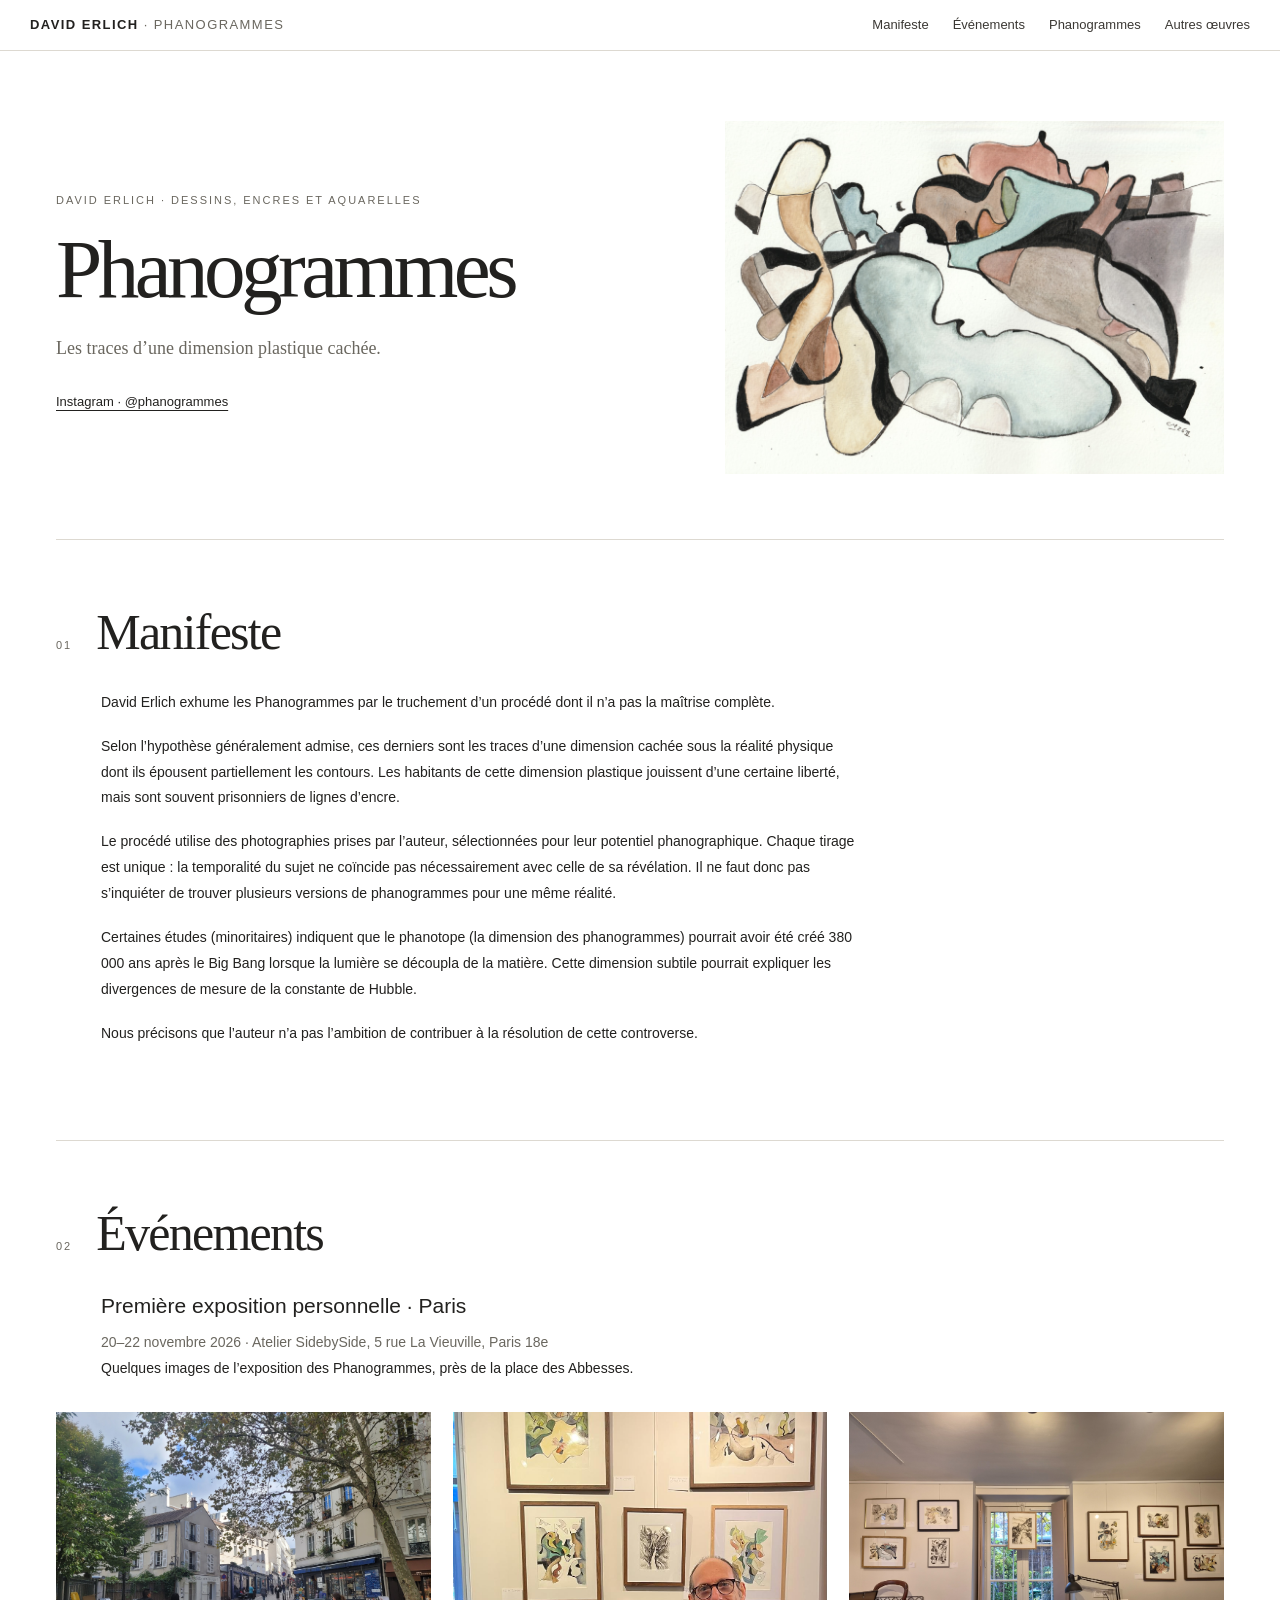
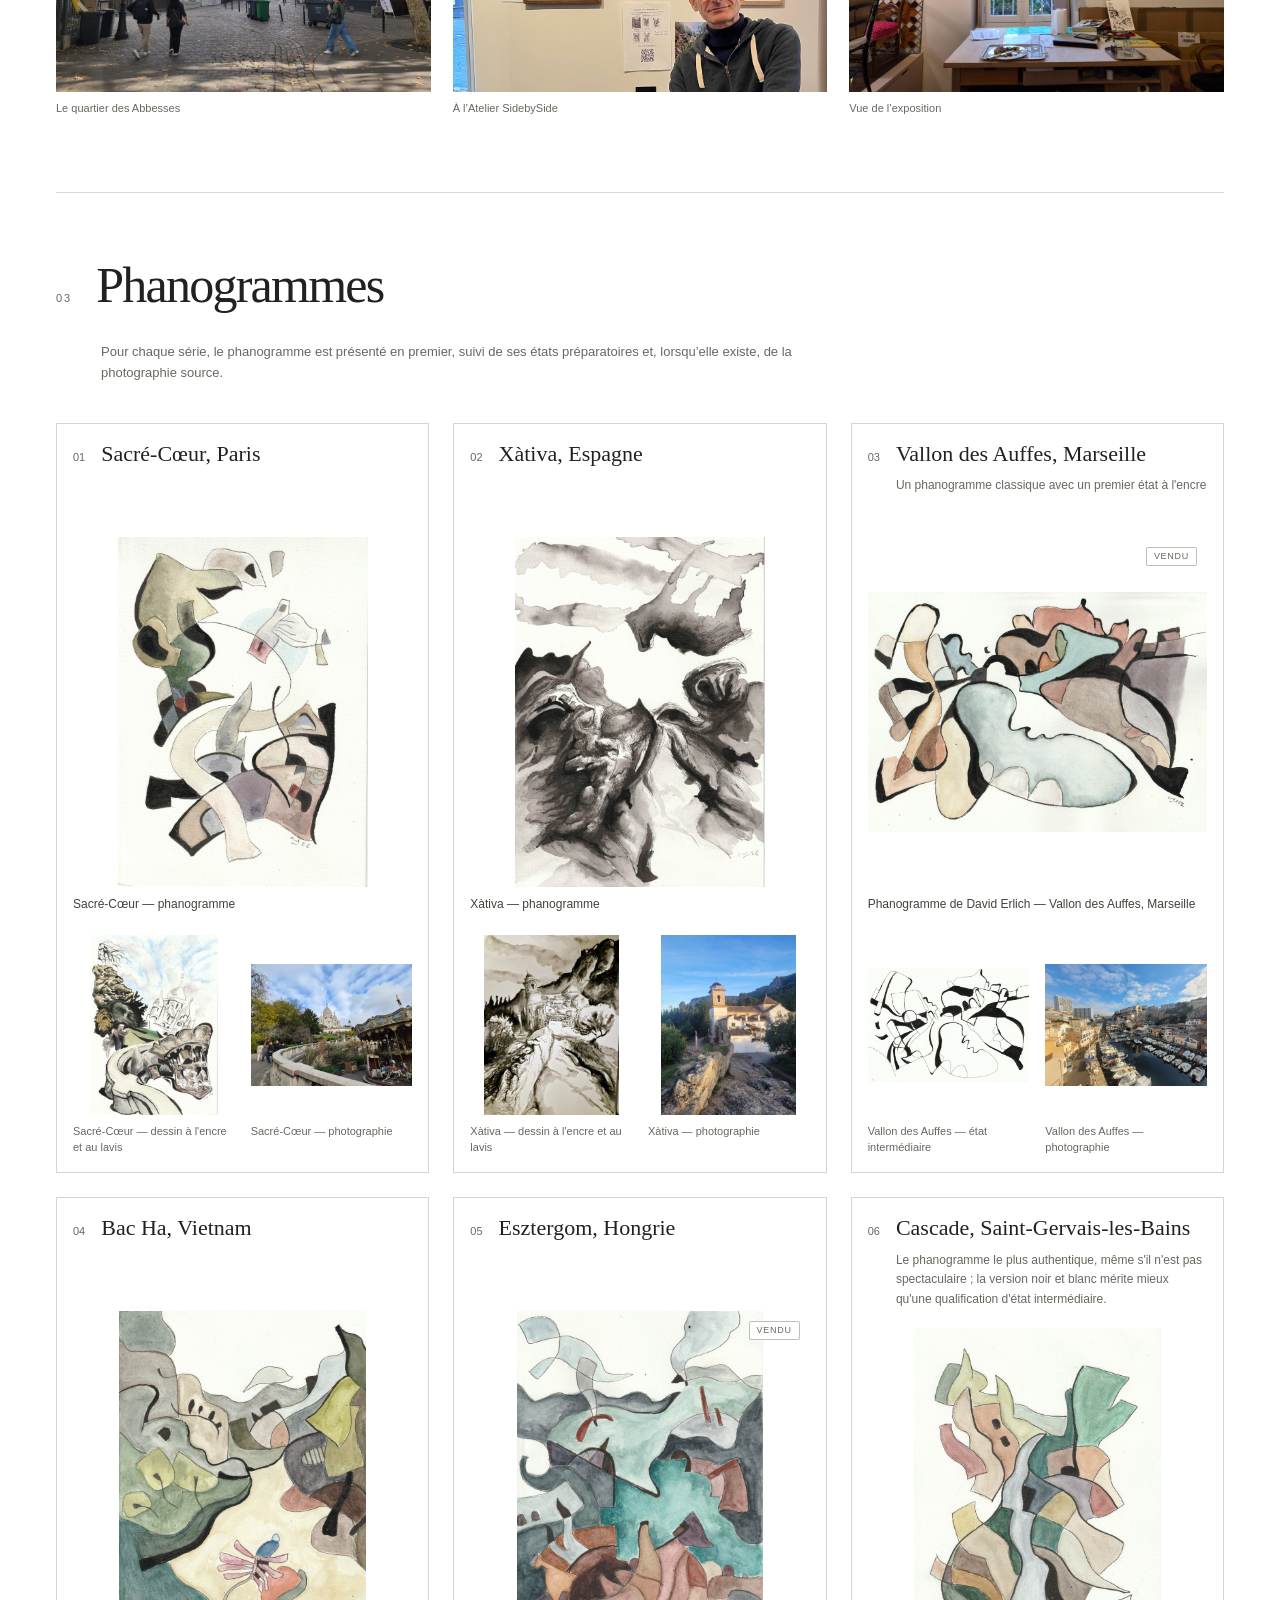
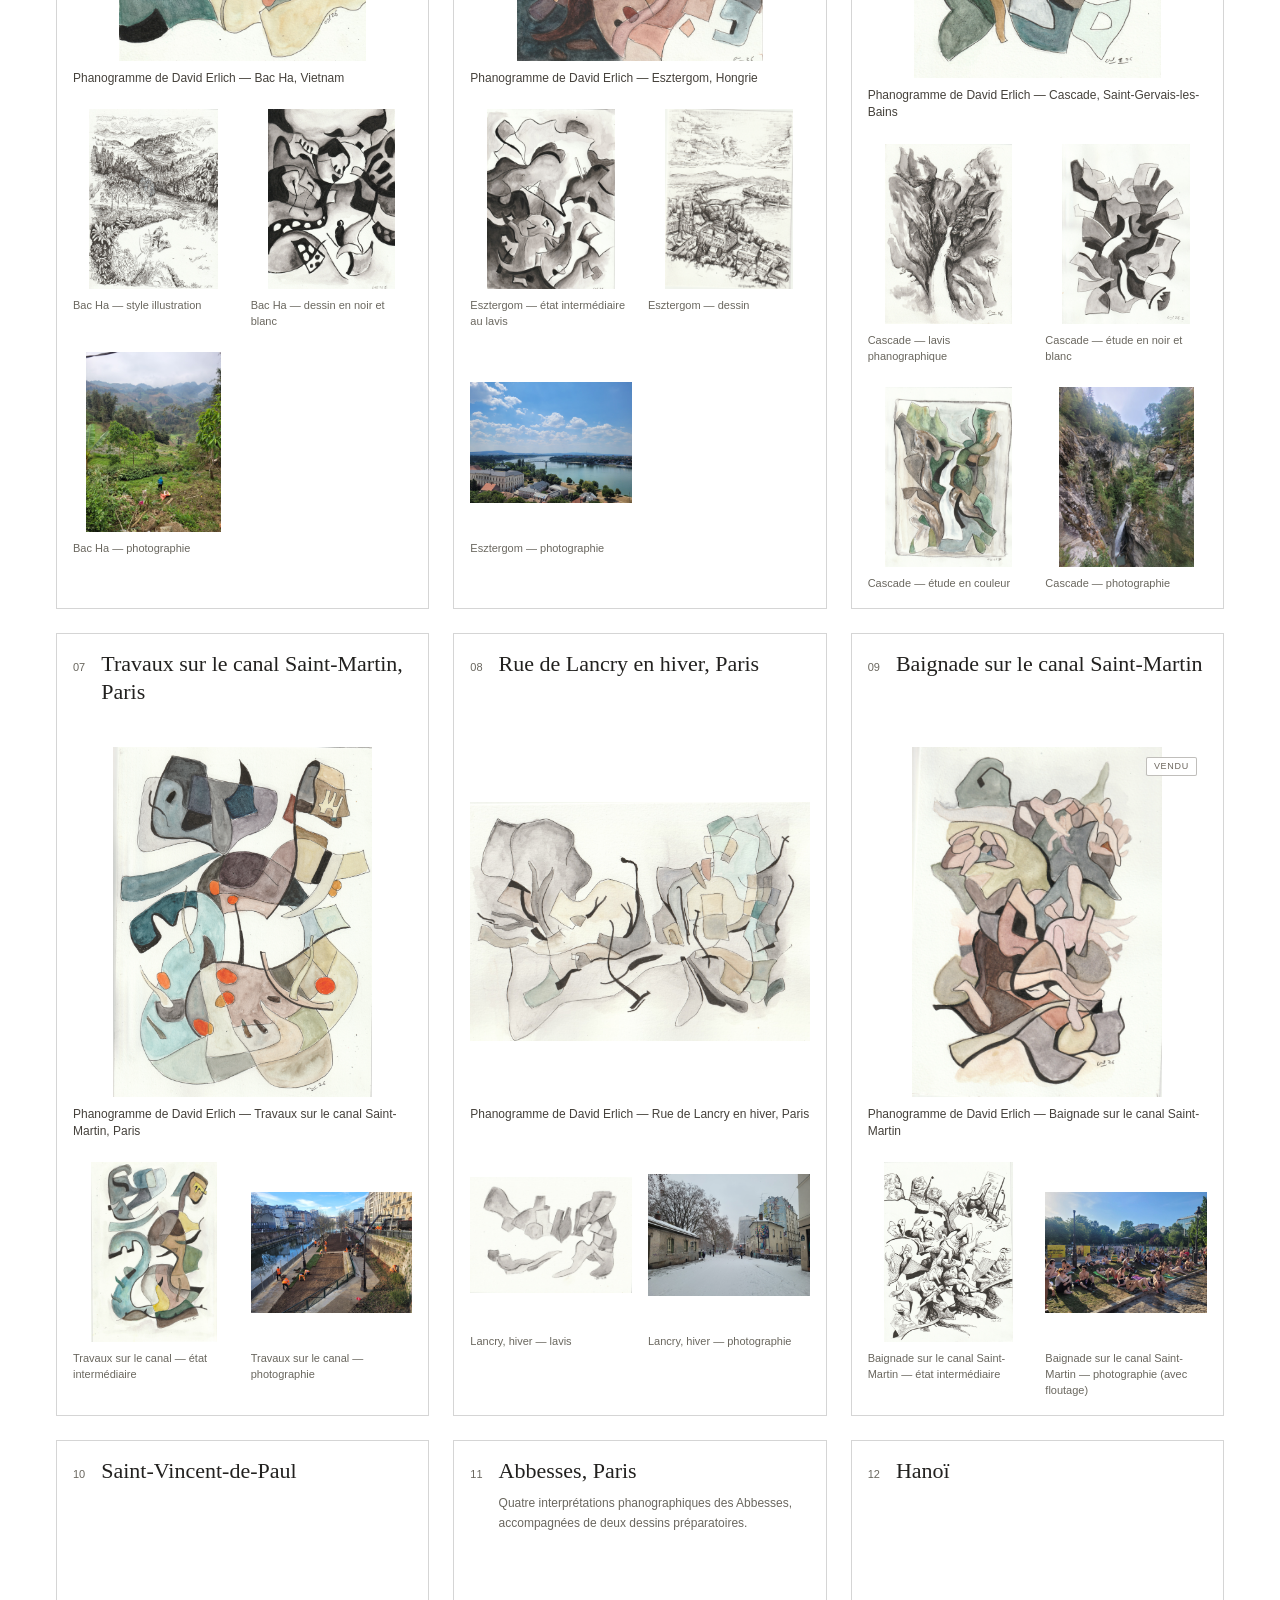
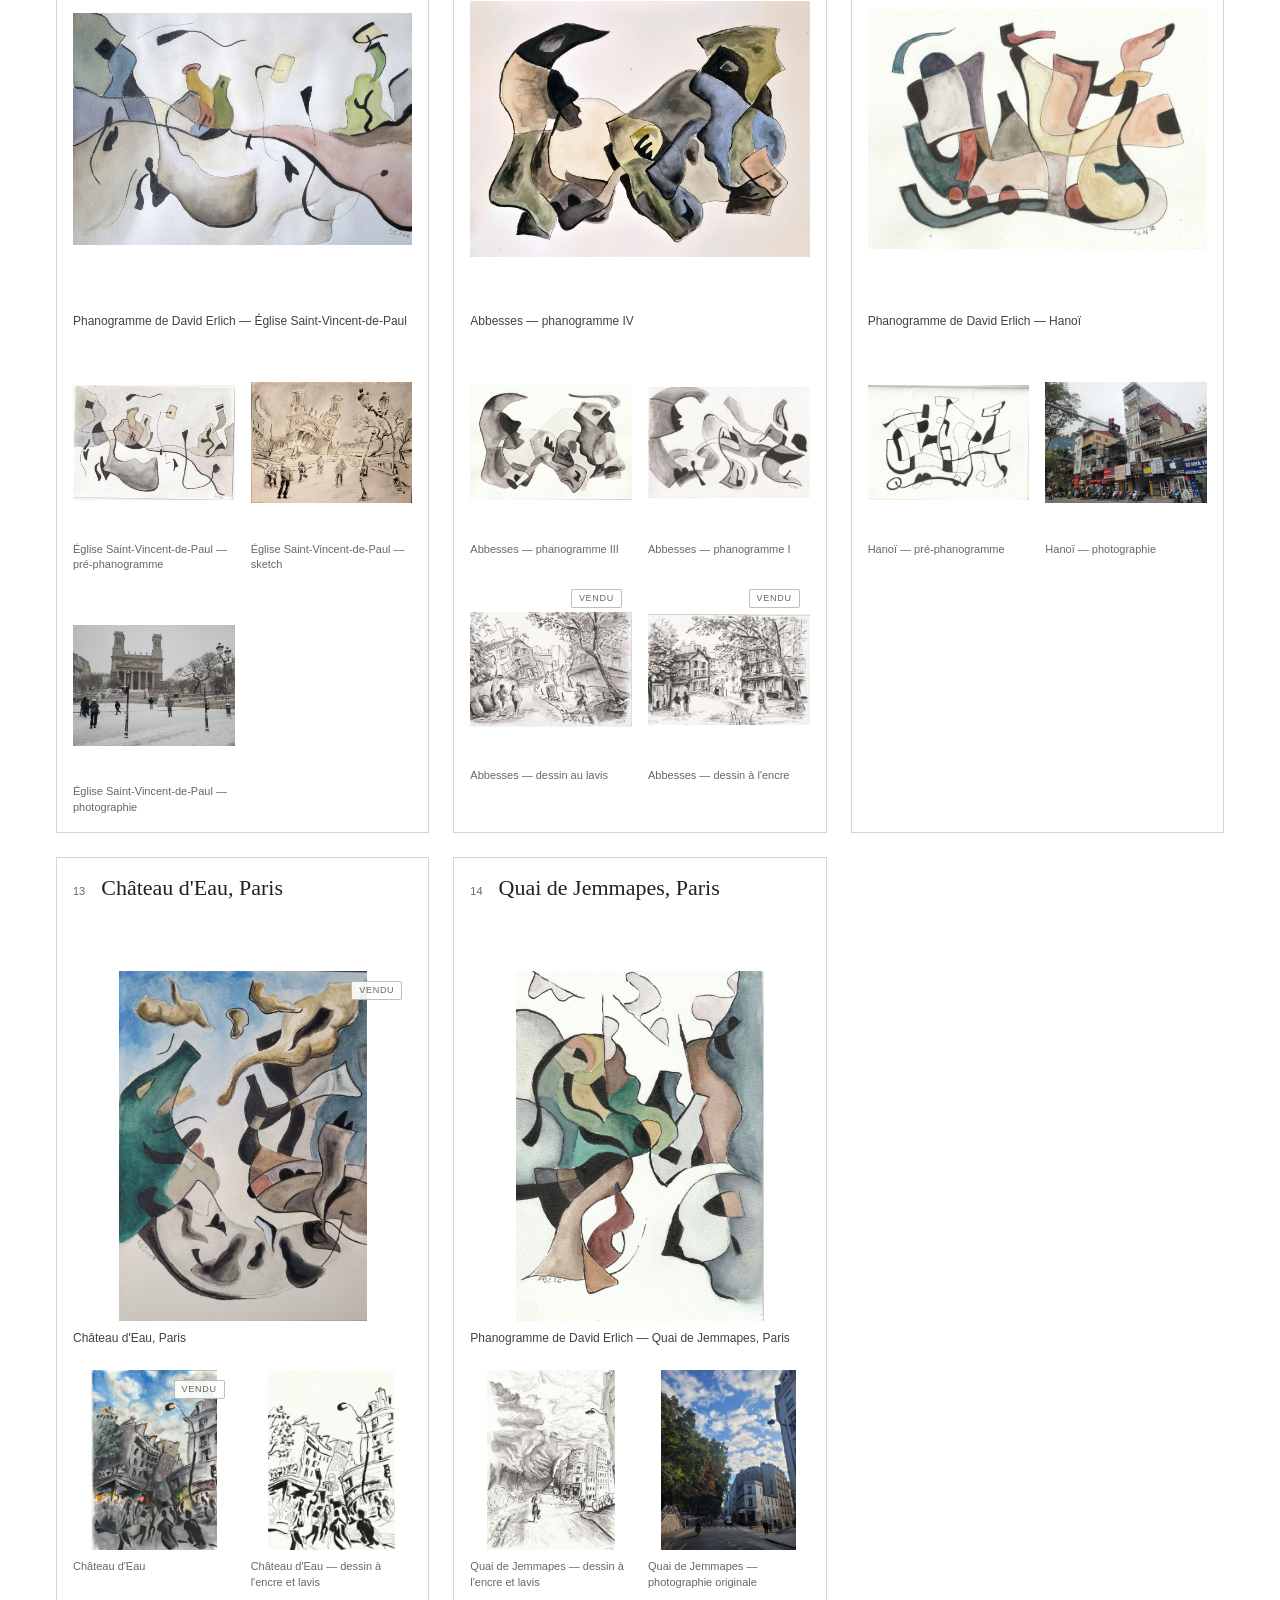
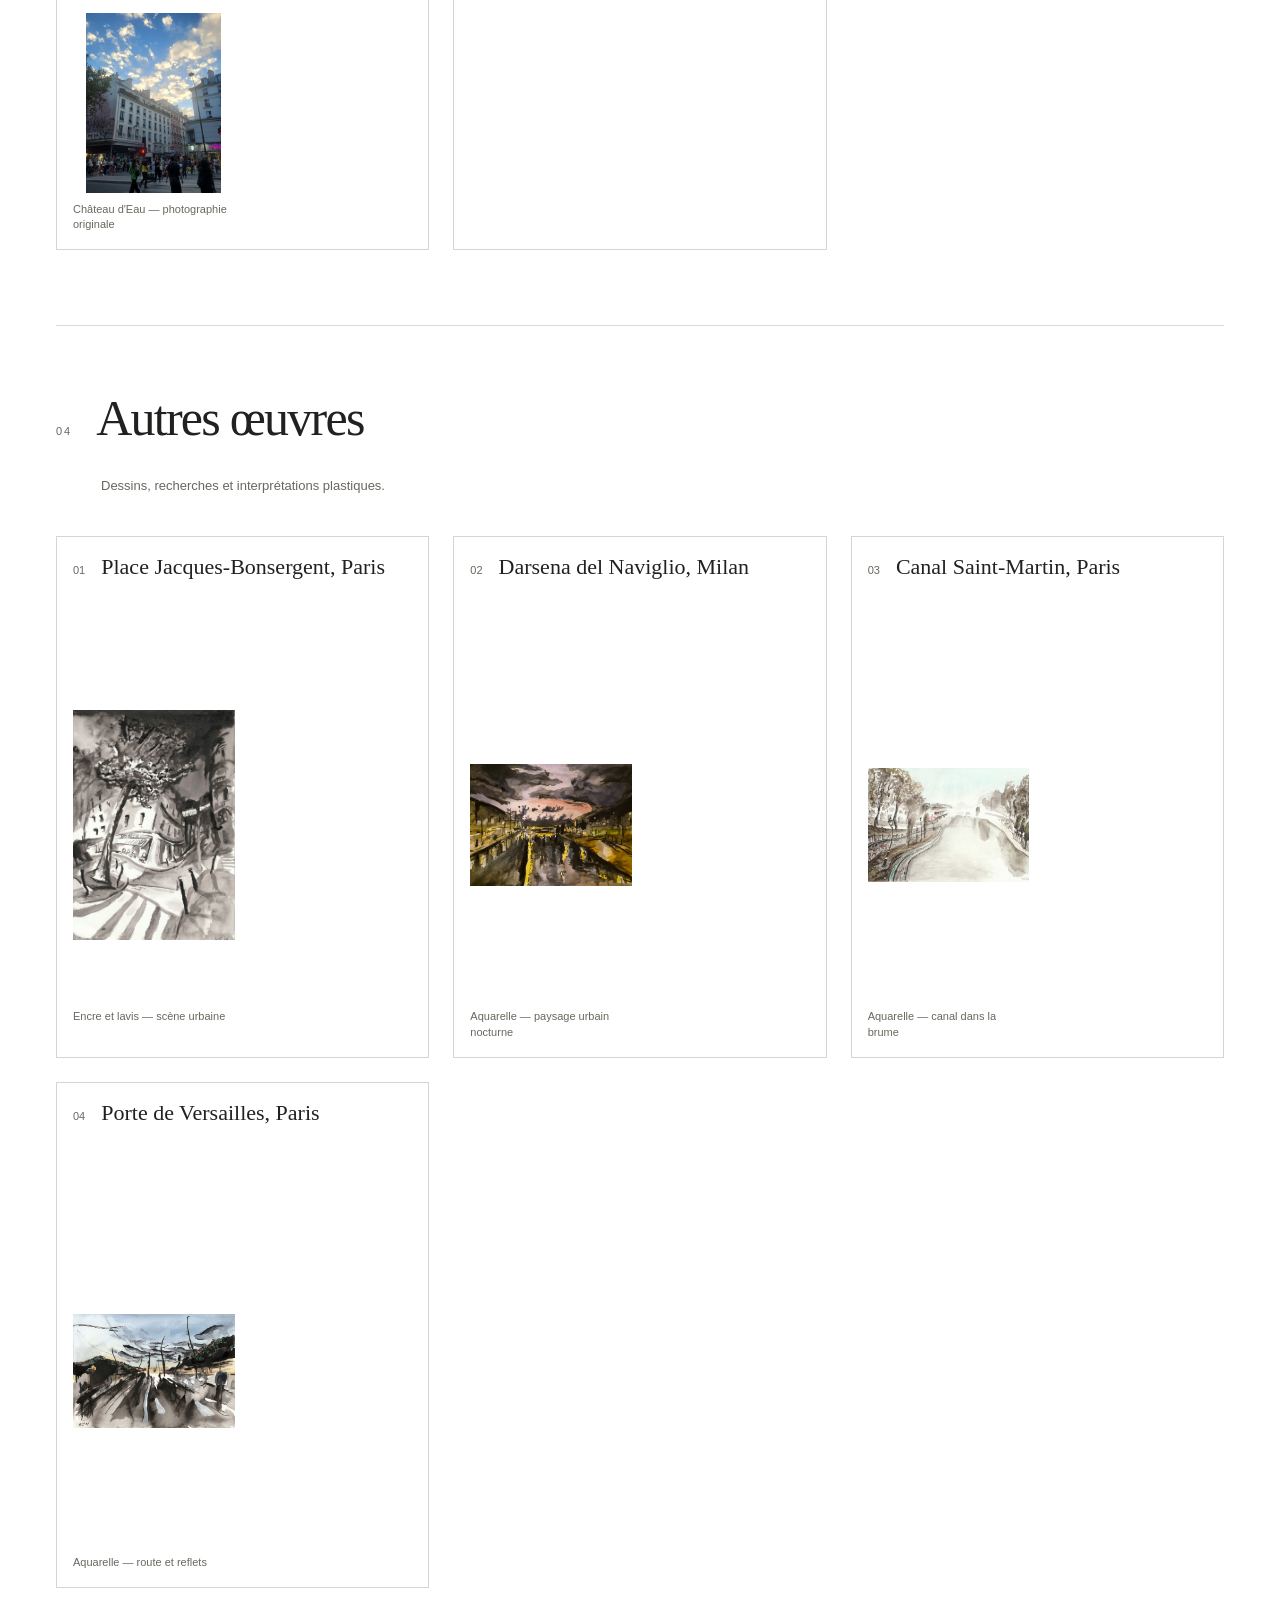
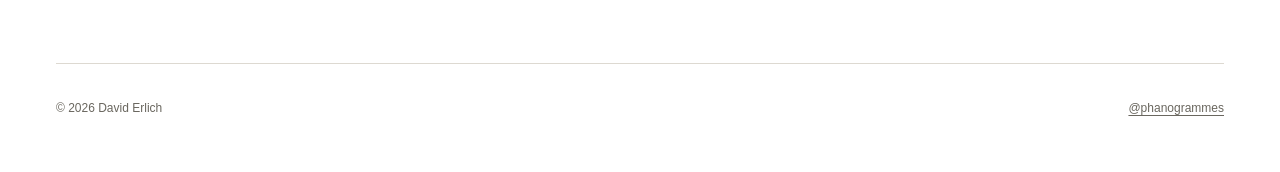
<file: index.html>
<!doctype html>
<html lang="fr">
<head>
  <meta charset="utf-8">
  <meta name="viewport" content="width=device-width, initial-scale=1">
  <meta name="description" content="Phanogrammes de David Erlich : manifeste, exposition à l'Atelier SidebySide à Paris en novembre 2026, dessins, encres et aquarelles.">
  <meta name="author" content="David Erlich">
  <meta name="robots" content="index,follow,max-image-preview:large">
  <link rel="canonical" href="https://david-erlich-art.github.io/phanogrammes/">
  <meta property="og:type" content="website">
  <meta property="og:locale" content="fr_FR">
  <meta property="og:site_name" content="David Erlich — Phanogrammes">
  <meta property="og:title" content="David Erlich — Phanogrammes">
  <meta property="og:description" content="Manifeste, événements, phanogrammes et autres œuvres de David Erlich.">
  <meta property="og:url" content="https://david-erlich-art.github.io/phanogrammes/">
  <meta property="og:image" content="https://david-erlich-art.github.io/phanogrammes/assets/works/vallon-aquarelle.jpg">
  <meta name="twitter:card" content="summary_large_image">
  <title>David Erlich — Phanogrammes</title>
  <link rel="stylesheet" href="style.css?v=25">
  <script type="application/ld+json">{"@context":"https://schema.org","@type":"Person","name":"David Erlich","jobTitle":"Artiste","url":"https://david-erlich-art.github.io/phanogrammes/","sameAs":["https://www.instagram.com/phanogrammes/"]}</script>
</head>
<body>
<header class="site-header">
  <a class="brand" href="#accueil">DAVID ERLICH <span>· PHANOGRAMMES</span></a>
  <nav aria-label="Navigation principale">
    <a href="#manifeste">Manifeste</a>
    <a href="#evenements">Événements</a>
    <a href="#phanogrammes">Phanogrammes</a>
    <a href="#autres-oeuvres">Autres œuvres</a>
  </nav>
</header>
<main id="accueil">
  <section class="hero" aria-label="Présentation">
    <div>
      <p class="overline">DAVID ERLICH · DESSINS, ENCRES ET AQUARELLES</p>
      <h1>Phanogrammes</h1>
      <p class="hero-subtitle">Les traces d’une dimension plastique cachée.</p>
      <a class="instagram" href="https://www.instagram.com/phanogrammes/" target="_blank" rel="noopener noreferrer">Instagram · @phanogrammes</a>
    </div>
    <img src="assets/works/vallon-aquarelle.jpg" alt="Phanogramme : Vallon des Auffes, Marseille" fetchpriority="high">
  </section>

  <section id="manifeste" class="section section-manifeste">
    <div class="section-heading"><span class="section-index">01</span><h2>Manifeste</h2></div>
    <div class="manifesto-text">
      <p>David Erlich exhume les Phanogrammes par le truchement d’un procédé dont il n’a pas la maîtrise complète.</p>
      <p>Selon l’hypothèse généralement admise, ces derniers sont les traces d’une dimension cachée sous la réalité physique dont ils épousent partiellement les contours. Les habitants de cette dimension plastique jouissent d’une certaine liberté, mais sont souvent prisonniers de lignes d’encre.</p>
      <p>Le procédé utilise des photographies prises par l’auteur, sélectionnées pour leur potentiel phanographique. Chaque tirage est unique : la temporalité du sujet ne coïncide pas nécessairement avec celle de sa révélation. Il ne faut donc pas s’inquiéter de trouver plusieurs versions de phanogrammes pour une même réalité.</p>
      <p>Certaines études (minoritaires) indiquent que le phanotope (la dimension des phanogrammes) pourrait avoir été créé 380 000 ans après le Big Bang lorsque la lumière se découpla de la matière. Cette dimension subtile pourrait expliquer les divergences de mesure de la constante de Hubble.</p>
      <p>Nous précisons que l’auteur n’a pas l’ambition de contribuer à la résolution de cette controverse.</p>
    </div>
  </section>

  <section id="evenements" class="section">
    <div class="section-heading"><span class="section-index">02</span><h2>Événements</h2></div>
    <div class="event-intro">
      <h3>Première exposition personnelle · Paris</h3>
      <p class="event-date">20–22 novembre 2026 · Atelier SidebySide, 5 rue La Vieuville, Paris 18e</p>
      <p>Quelques images de l’exposition des Phanogrammes, près de la place des Abbesses.</p>
    </div>
    <div class="event-gallery">
      <figure><button class="image-button" type="button" data-full="assets/evenements/abbesses-exterieur.jpg" data-caption="Le quartier des Abbesses, près de l’Atelier SidebySide"><img src="assets/evenements/abbesses-exterieur.jpg" alt="Rue pavée et immeubles du quartier des Abbesses à Paris" loading="lazy"></button><figcaption>Le quartier des Abbesses</figcaption></figure>
      <figure><button class="image-button" type="button" data-full="assets/evenements/exposition-portrait.jpg" data-caption="Exposition Phanogrammes — Atelier SidebySide, novembre 2026"><img src="assets/evenements/exposition-portrait.jpg" alt="L’artiste dans la galerie devant plusieurs œuvres encadrées" loading="lazy"></button><figcaption>À l’Atelier SidebySide</figcaption></figure>
      <figure><button class="image-button" type="button" data-full="assets/evenements/exposition-salle.jpg" data-caption="Vue de l’accrochage — exposition Phanogrammes, novembre 2026"><img src="assets/evenements/exposition-salle.jpg" alt="Vue de l’accrochage des œuvres dans la galerie" loading="lazy"></button><figcaption>Vue de l’exposition</figcaption></figure>
    </div>
  </section>

  <section id="phanogrammes" class="section">
    <div class="section-heading"><span class="section-index">03</span><h2>Phanogrammes</h2></div>
    <p class="section-description">Pour chaque série, le phanogramme est présenté en premier, suivi de ses états préparatoires et, lorsqu’elle existe, de la photographie source.</p>
    <div id="phanogrammes-gallery" class="work-gallery"></div>
  </section>

  <section id="autres-oeuvres" class="section">
    <div class="section-heading"><span class="section-index">04</span><h2>Autres œuvres</h2></div>
    <p class="section-description">Dessins, recherches et interprétations plastiques.</p>
    <div id="autres-gallery" class="work-gallery"></div>
  </section>
</main>
<footer><span>© 2026 David Erlich</span><a href="https://www.instagram.com/phanogrammes/" target="_blank" rel="noopener noreferrer">@phanogrammes</a></footer>
<dialog id="lightbox" aria-label="Image agrandie"><button id="close" class="close-lightbox" aria-label="Fermer l’image" type="button">×</button><img id="large" alt=""><p id="caption"></p></dialog>
<script src="contenu.js?v=25"></script>
<script src="script.js?v=25"></script>
</body>
</html>
</file>
<file: style.css>
:root{--ink:#22211f;--muted:#6a675f;--paper:#ffffff;--line:#ddd9d1;--accent:#746e63}*{box-sizing:border-box}html{scroll-behavior:smooth;scroll-padding-top:100px}body{margin:0;background:var(--paper);color:var(--ink);font-family:Arial,Helvetica,sans-serif;line-height:1.55}a{color:inherit}a:hover{color:#776047}.site-header{position:sticky;top:0;z-index:10;display:flex;align-items:center;justify-content:space-between;gap:20px;background:rgba(255,255,255,.96);border-bottom:1px solid var(--line);padding:15px max(22px,calc((100vw - 1220px)/2))}.brand{text-decoration:none;white-space:nowrap;letter-spacing:.11em;font-size:13px;font-weight:700}.brand span{font-weight:400;color:var(--muted)}nav{display:flex;flex-wrap:wrap;gap:9px 24px}nav a{text-decoration:none;font-size:13px;color:#3b3834}main{max-width:1220px;padding:0 26px;margin:auto}.hero{min-height:420px;display:grid;grid-template-columns:1.2fr 1fr;align-items:center;gap:70px;padding:70px 0 65px;border-bottom:1px solid var(--line)}.hero h1{font-weight:400;font-family:Georgia,'Times New Roman',serif;font-size:clamp(52px,6.5vw,92px);line-height:1.06;letter-spacing:-.055em;margin:16px 0 22px}.hero img{display:block;width:100%;max-height:430px;object-fit:contain}.overline,.section-index{font-size:11px;letter-spacing:.18em;color:var(--muted)}.hero-subtitle{font-family:Georgia,serif;font-size:18px;color:var(--muted);margin:0 0 26px}.instagram{font-size:13px;text-underline-offset:4px}.section{padding:64px 0 75px;border-bottom:1px solid var(--line)}.section-heading{display:flex;align-items:baseline;gap:24px;margin-bottom:28px}.section-heading h2{font-family:Georgia,'Times New Roman',serif;font-size:clamp(34px,4vw,50px);font-weight:400;letter-spacing:-.035em;line-height:1.15;margin:0}.manifesto-text{max-width:760px;margin-left:45px;font-size:14px;line-height:1.85}.manifesto-text p{margin:0 0 18px}.event-intro{margin:0 0 32px 45px}.event-intro h3{font-size:21px;font-weight:500;margin:0 0 9px}.event-intro p{font-size:14px;margin:5px 0}.event-date{color:var(--muted)}.event-gallery{display:grid;grid-template-columns:repeat(3,minmax(0,1fr));gap:22px;align-items:start}.event-gallery figure,.work-image{margin:0}.image-button{display:block;border:0;padding:0;background:transparent;cursor:zoom-in;width:100%;text-align:left}.event-gallery img{width:100%;height:280px;object-fit:cover;display:block}.event-gallery figure:nth-child(2) img{object-position:center 35%}.event-gallery figcaption,.work-image figcaption{font-size:11px;color:var(--muted);line-height:1.45;margin-top:9px}.section-description{max-width:720px;margin:0 0 40px 45px;font-size:13px;color:var(--muted)}.work-gallery{display:grid;grid-template-columns:repeat(3,minmax(0,1fr));column-gap:30px;row-gap:70px}.work{min-width:0}.work-header{display:flex;align-items:baseline;gap:16px;min-height:79px;border-top:1px solid var(--line);padding-top:15px;margin-bottom:18px}.work-number{font-size:11px;color:var(--muted)}.work h3{font-family:Georgia,serif;font-size:22px;line-height:1.3;font-weight:400;margin:0}.work-comment{font-size:12px;color:var(--muted);line-height:1.65;margin:8px 0 0}.work-images{display:grid;grid-template-columns:repeat(2,minmax(0,1fr));gap:22px 16px;align-items:start}.work-image-main{grid-column:1/-1}.work-image img{width:100%;height:180px;object-fit:contain;object-position:center;display:block;background:#ffffff}.work-image-main img{height:350px}.work-image-main figcaption{font-size:12px;color:#45413b}footer{max-width:1220px;padding:35px 26px 55px;margin:auto;display:flex;justify-content:space-between;gap:20px;font-size:12px;color:var(--muted)}footer a{text-underline-offset:3px}#lightbox{position:fixed;max-width:min(96vw,1100px);max-height:96vh;padding:36px 16px 18px;background:var(--paper);border:1px solid var(--line);box-shadow:0 20px 90px #0004}#lightbox::backdrop{background:#131210d9}#lightbox img{max-width:100%;max-height:75vh;object-fit:contain;display:block;margin:auto}#caption{text-align:center;font-size:12px;color:var(--muted);margin:12px 0 0}.close-lightbox{position:absolute;top:2px;right:10px;border:0;background:transparent;font-size:30px;cursor:pointer;color:var(--ink)}@media(max-width:900px){.work-gallery{grid-template-columns:repeat(2,minmax(0,1fr))}.site-header{align-items:flex-start;flex-direction:column;gap:9px}nav{gap:10px 18px}.hero{gap:25px;min-height:330px;padding:45px 0}.work-gallery{column-gap:24px}.work-image-main img{height:290px}.event-gallery img{height:220px}}@media(max-width:650px){html{scroll-padding-top:115px}.site-header{padding:12px 18px}.brand{font-size:11px}.brand span{display:none}nav{gap:9px 16px}nav a{font-size:12px}main{padding:0 18px}.hero{grid-template-columns:1fr;gap:18px;padding:35px 0}.hero img{max-height:250px}.hero h1{font-size:clamp(46px,12vw,68px)}.section{padding:43px 0 55px}.section-heading{gap:13px}.manifesto-text,.event-intro,.section-description{margin-left:0}.event-gallery{grid-template-columns:1fr 1fr;gap:17px}.event-gallery figure:first-child{grid-column:1/-1}.event-gallery img{height:215px}.event-gallery figure:first-child img{height:235px}.work-gallery{grid-template-columns:1fr;row-gap:46px}.work-header{min-height:0}.work-image-main img{height:310px}.work-image img{height:165px}footer{padding:28px 18px 40px}}@media(prefers-reduced-motion:reduce){html{scroll-behavior:auto}}



/* Pastille très sobre pour les œuvres vendues. */
.work-image.is-sold{position:relative}
.sold-mark{position:absolute;right:10px;top:10px;z-index:1;display:block;padding:4px 7px;background:rgba(255,255,255,.90);border:1px solid rgba(90,84,76,.38);color:#6c665d;font-family:Arial,Helvetica,sans-serif;font-size:9px;font-weight:500;letter-spacing:.08em;line-height:1;text-transform:uppercase;pointer-events:none;box-shadow:none;border-radius:2px}
.work-image-single img{height:350px;object-fit:contain}
@media(max-width:650px){.sold-mark{right:8px;top:8px;padding:3px 6px;font-size:8px}.work-image-single img{height:310px}}

/* V6 — galeries sur fond blanc, séries nettement séparées. */
.work-gallery{gap:24px}
.work{border:1px solid #d5d5d5;padding:16px;background:#fff;min-width:0}
.work-header{border-top:0;padding-top:0;margin-bottom:18px}
.work-image img,.work-image-single img{background:transparent}
@media(max-width:650px){.work{padding:14px}.work-gallery{gap:26px}}
</file>
